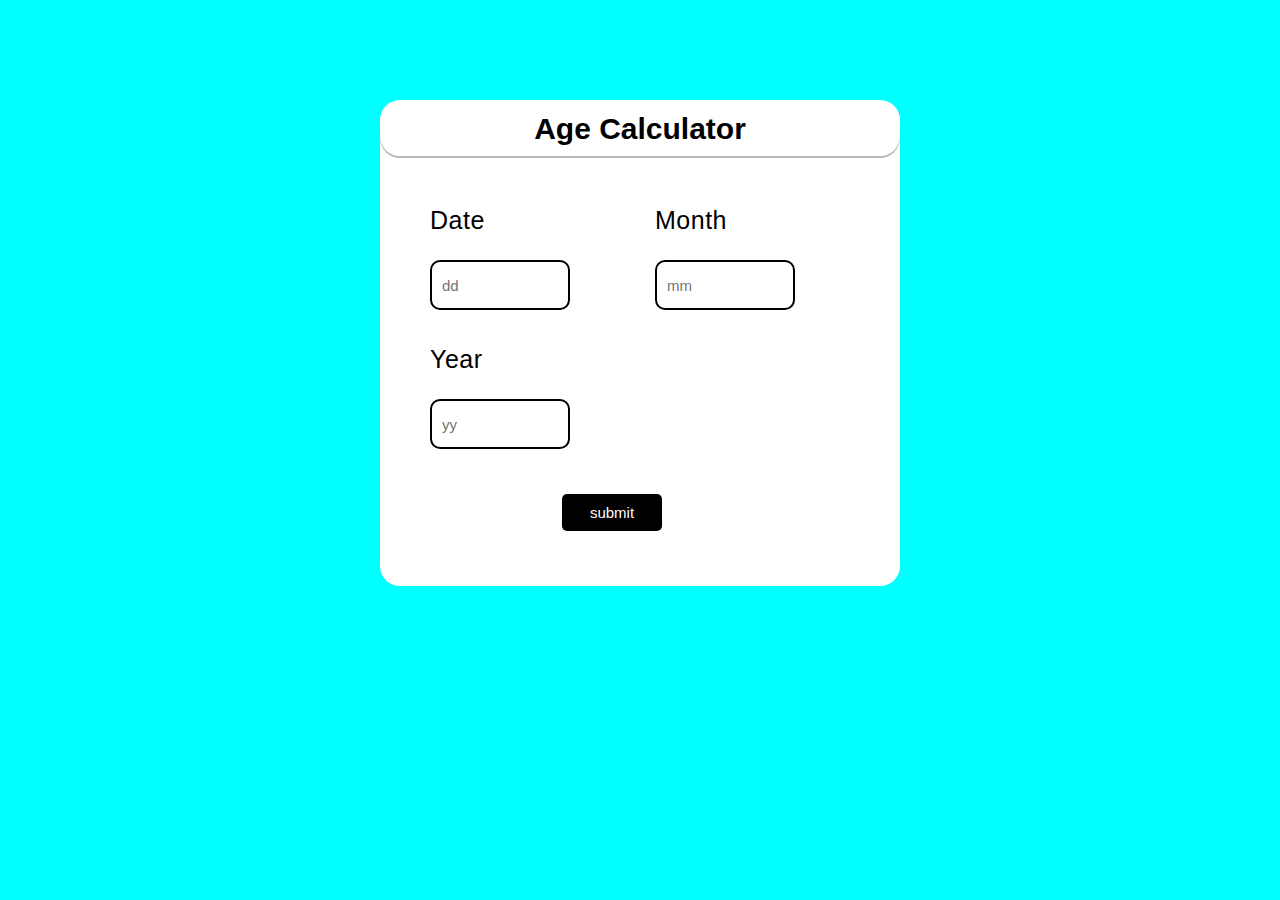
<file: Age calculator/index.html>
<!DOCTYPE html>
<html lang="en">
    <head>
        <meta charset="UTF-8">
        <meta name="viewport" content="width=device-width, initial-scale=1.0" >
        <meta http-equiv="X-UA-Compatible" content="ie=edge">
        <title>Age Calculator</title>
        <link rel="stylesheet" href="styling.css" >
    </head>
    <body>
        <div class="container">
            <form> 
                <div class="base">
                    <h1>Age Calculator</h1>
                <div class="block">
                    <p class="title">Date</p>
                    <input type="text" name="date" id="date" placeholder="dd" minlength="1" maxlength="2" required >
                </div>

                <div class="block">
                    <p class="title">Month</p>
                    <input type="text" name="Month" id="Month" placeholder="mm" minlength="1" maxlength="2" required >
                </div>

                <div class="block">
                    <p class="title">Year</p>
                    <input type="text" name="Year" id="Year" placeholder="yy" minlength="4" maxlength="4" required >
                </div>
                </div>
                <div class="base">
                    <input type="button" name="submit" value="submit" onclick="age()" />
                </div>
                <div class="age" id="age"></div>
            </form>
        </div>
        <script type="text/javaScript">

            let userInput = document.getElementById("date");
            userInput.max = new Date().toISOString().split("T")(0);
            function age() {
                let birthDate = new Date(userInput.value);
                
                var d1 = document.getElementById('date').value;
                var m1 = document.getElementById('month').value;
                var y1 = document.getElementById('year').value;

                var currentDate = new date();
                var d2 = currentDate.getDate();
                var m2 = 1 + currentDate.getMonth();
                var y2 = currentDate.getFullYear();
                var month = [31,28, 31, 30, 31, 30,31, 31,30,31,30,31];

                if(d1 > d2) {
                    d2 = d2 + month[m2 - 1];
                    m2 = m2 - 1;

                }
                if(m1 > m2) {
                    m2 = m2 + 12;
                    y2 = y2 - 1;
                }

                var d = d2 - d1;
                var m = m2 - m1;
                var y = y2 - y1;

                document.getElementById('age').innerHTML = 'Your age is' +y+ 'years'+m+'Months' +d+'Days';
}
        </script>
    </body>
</html>
</file>
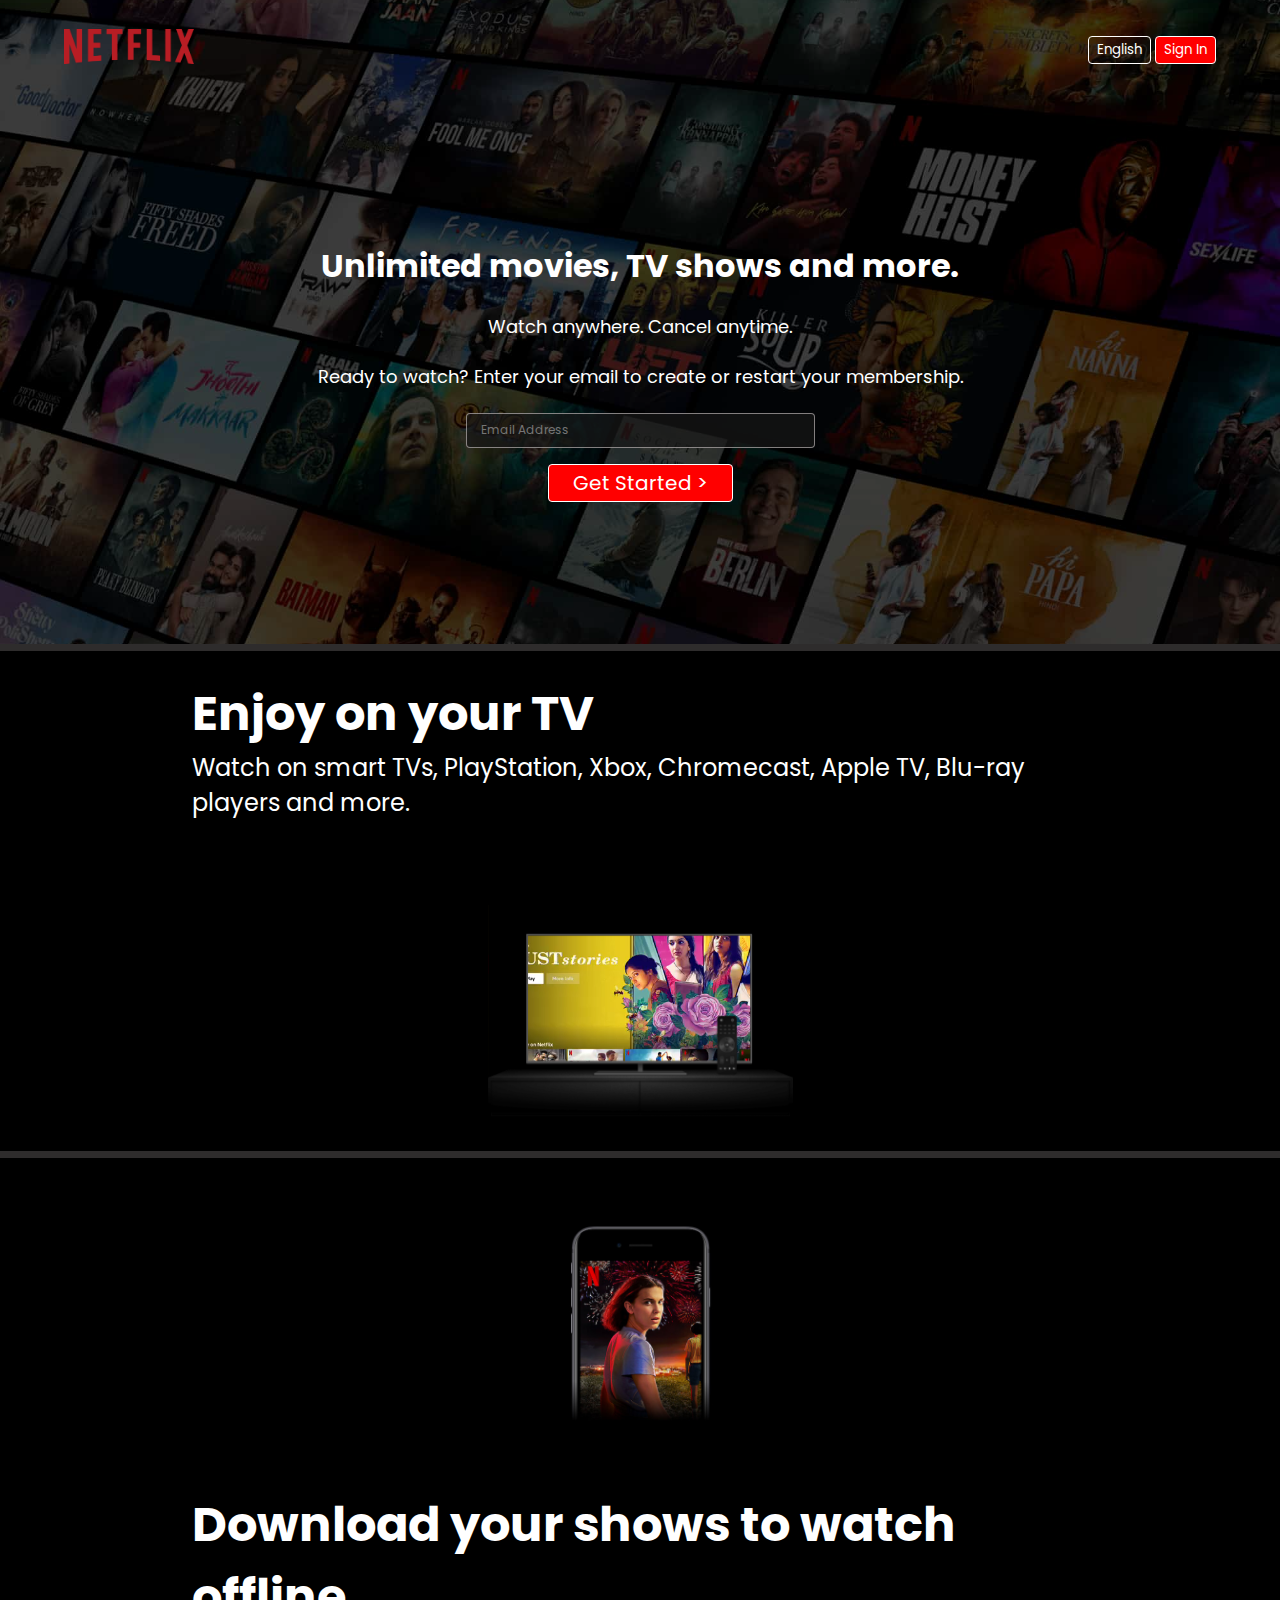
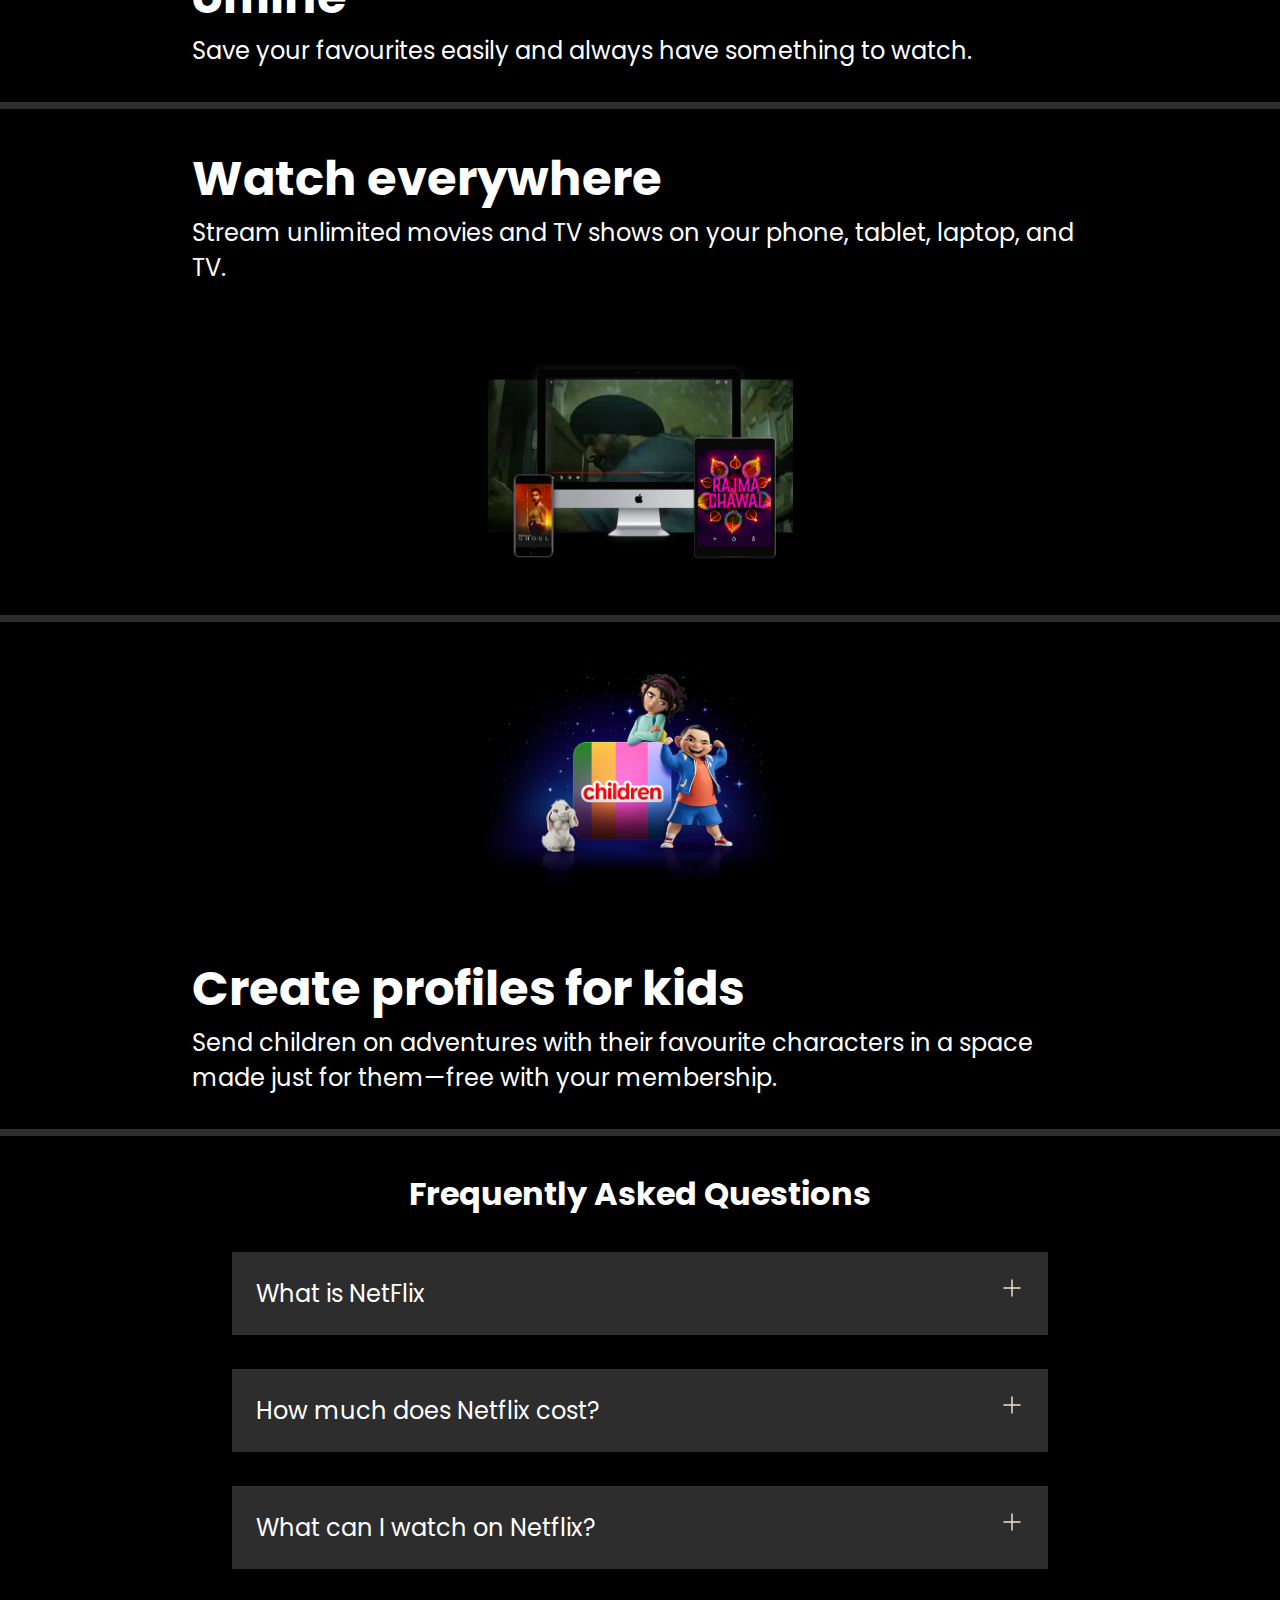
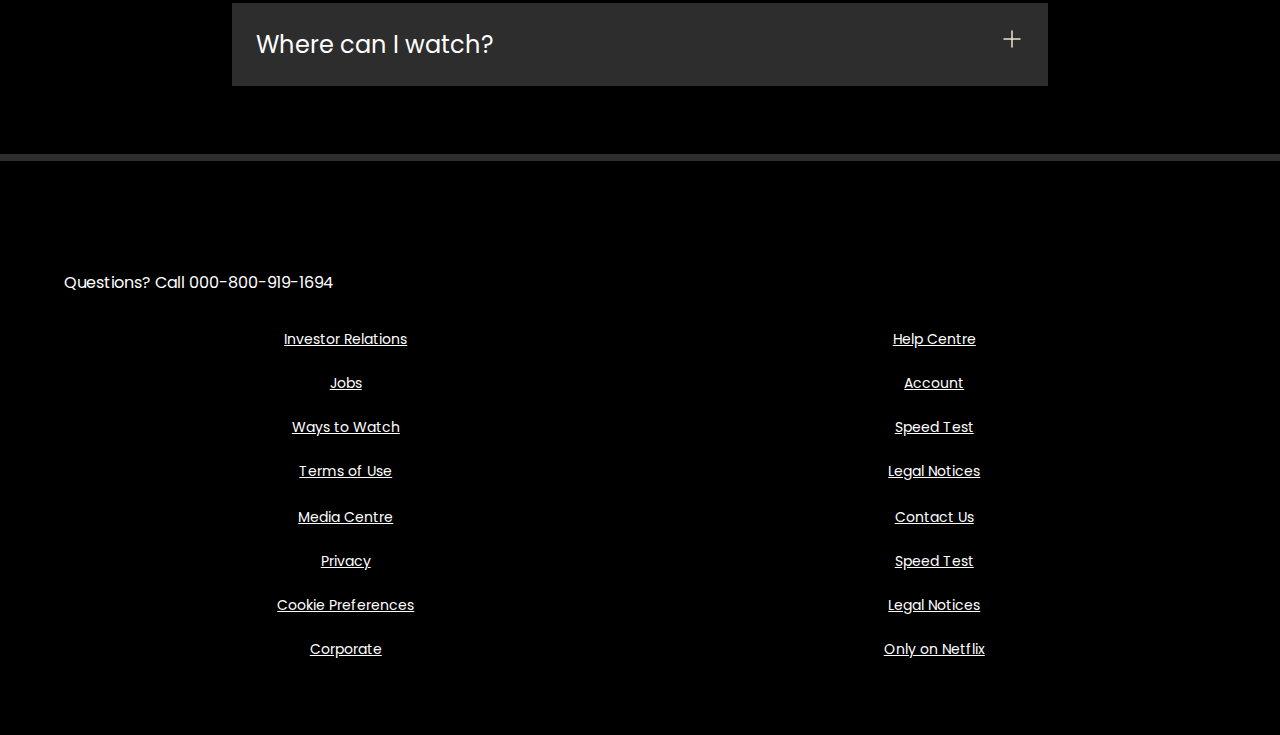
<file: Netflix/index.html>
<!DOCTYPE html>
<html lang="en">

<head>
    <meta charset="UTF-8">
    <meta name="viewport" content="width=device-width, initial-scale=1.0">
    <title>Netflix India – Watch TV Shows Online, Watch Movies Online</title>
    <link rel="stylesheet" href="style.css">
</head>

<body>

    <div class="main">
        <nav>
            <span><img width="53" src="images/Logo.png" alt=""></span>
            <div>
                <button class="btn">English</button>
                <button class="btn btn-red-sm">Sign In</button>
            </div>
        </nav>
        <div class="box">
        </div>
        <div class="hero">
            <span>
                Unlimited movies, TV shows and more.</span>
            <span>Watch anywhere. Cancel anytime.</span>
            <span>Ready to watch? Enter your email to create or restart your membership.</span>
            <div class="hero-buttons">
                <input type="text" placeholder="Email Address">
                <button class="btn btn-red">Get Started &gt;</button>
            </div>
        </div>

        <div class="separation"></div>

    </div>

    <section class="first">
        <div>
            <span>Enjoy on your TV</span>
            <span>Watch on smart TVs, PlayStation, Xbox, Chromecast, Apple TV, Blu-ray players and more.</span>
        </div>

        <div class="secImg">
            <img src="images/2.png" alt="">
            <video src="videos/V1.m4v"
                autoplay loop muted></video>
        </div>
    </section>
    <div class="separation"></div>

    <section class="first second">

        <div class="secImg">
            <img src="images/3.jpg" alt="">

        </div>
        <div>
            <span>Download your shows to watch offline</span>
            <span>Save your favourites easily and always have something to watch.</span>
        </div>
    </section>

    <div class="separation"></div>
    <section class="first third">
        <div>
            <span>Watch everywhere</span>
            <span>Stream unlimited movies and TV shows on your phone, tablet, laptop, and TV.</span>
        </div>

        <div class="secImg">
            <img src="images/4.png" alt="">
            <video src="videos/V2.m4v"
                autoplay loop muted></video>
        </div>
    </section>
    <div class="separation"></div>


    <section class="first second">

        <div class="secImg">
            <img src="images/5.png"
                alt="">

        </div>
        <div>
            <span>Create profiles for kids</span>
            <span>Send children on adventures with their favourite characters in a space made just for them—free with
                your membership.</span>
        </div>
    </section>

    <div class="separation"></div>

    <section class="faq">
        <h2>Frequently Asked Questions</h2>
        <div class="faqbox">
            <span>What is NetFlix</span>
            <svg width="24" height="24" viewBox="0 0 24 24" fill="white" xmlns="http://www.w3.org/2000/svg">
                <path d="M12 4V20" stroke="#141B34" stroke-width="1.5" stroke-linecap="round" stroke-linejoin="round" />
                <path d="M4 12H20" stroke="#141B34" stroke-width="1.5" stroke-linecap="round" stroke-linejoin="round" />
            </svg>

        </div>
        <div class="faqbox">
            <span>How much does Netflix cost?</span>
            <svg width="24" height="24" viewBox="0 0 24 24" fill="white" xmlns="http://www.w3.org/2000/svg">
                <path d="M12 4V20" stroke="#141B34" stroke-width="1.5" stroke-linecap="round" stroke-linejoin="round" />
                <path d="M4 12H20" stroke="#141B34" stroke-width="1.5" stroke-linecap="round" stroke-linejoin="round" />
            </svg>

        </div>
        <div class="faqbox">
            <span>What can I watch on Netflix?</span>
            <svg width="24" height="24" viewBox="0 0 24 24" fill="white" xmlns="http://www.w3.org/2000/svg">
                <path d="M12 4V20" stroke="#141B34" stroke-width="1.5" stroke-linecap="round" stroke-linejoin="round" />
                <path d="M4 12H20" stroke="#141B34" stroke-width="1.5" stroke-linecap="round" stroke-linejoin="round" />
            </svg>

        </div>
        <div class="faqbox">
            <span>Where can I watch?</span>
            <svg width="24" height="24" viewBox="0 0 24 24" fill="white" xmlns="http://www.w3.org/2000/svg">
                <path d="M12 4V20" stroke="#141B34" stroke-width="1.5" stroke-linecap="round" stroke-linejoin="round" />
                <path d="M4 12H20" stroke="#141B34" stroke-width="1.5" stroke-linecap="round" stroke-linejoin="round" />
            </svg>

        </div>
    </section>
    <div class="separation"></div>

    <footer>
        <div class="questions">
            Questions? Call 000-800-919-1694
        </div>
        <div class="footer">
            <div class="footer-item"> 
                <a href="faq">Investor Relations</a>
                <a href="faq">Jobs</a>
                <a href="faq">Ways to Watch</a>
                <a href="faq">Terms of Use</a>
            </div>

            <div class="footer-item"> 
                <a href="faq">Help Centre</a>
                <a href="faq">Account</a>
                <a href="faq">Speed Test</a>
                <a href="faq">Legal Notices</a>
            </div>
            <div class="footer-item">
                <a href="faq">Media Centre</a>
                <a href="faq">Privacy</a>
                <a href="faq">Cookie Preferences</a> 
                <a href="faq">Corporate</a>
            </div>

            <div class="footer-item">
                <a href="faq">Contact Us</a>
                <a href="faq">Speed Test</a> 
                <a href="faq">Legal Notices</a> 
                <a href="faq">Only on Netflix</a>
            </div>
        </div>
    </footer>
</body>

</html>
</file>
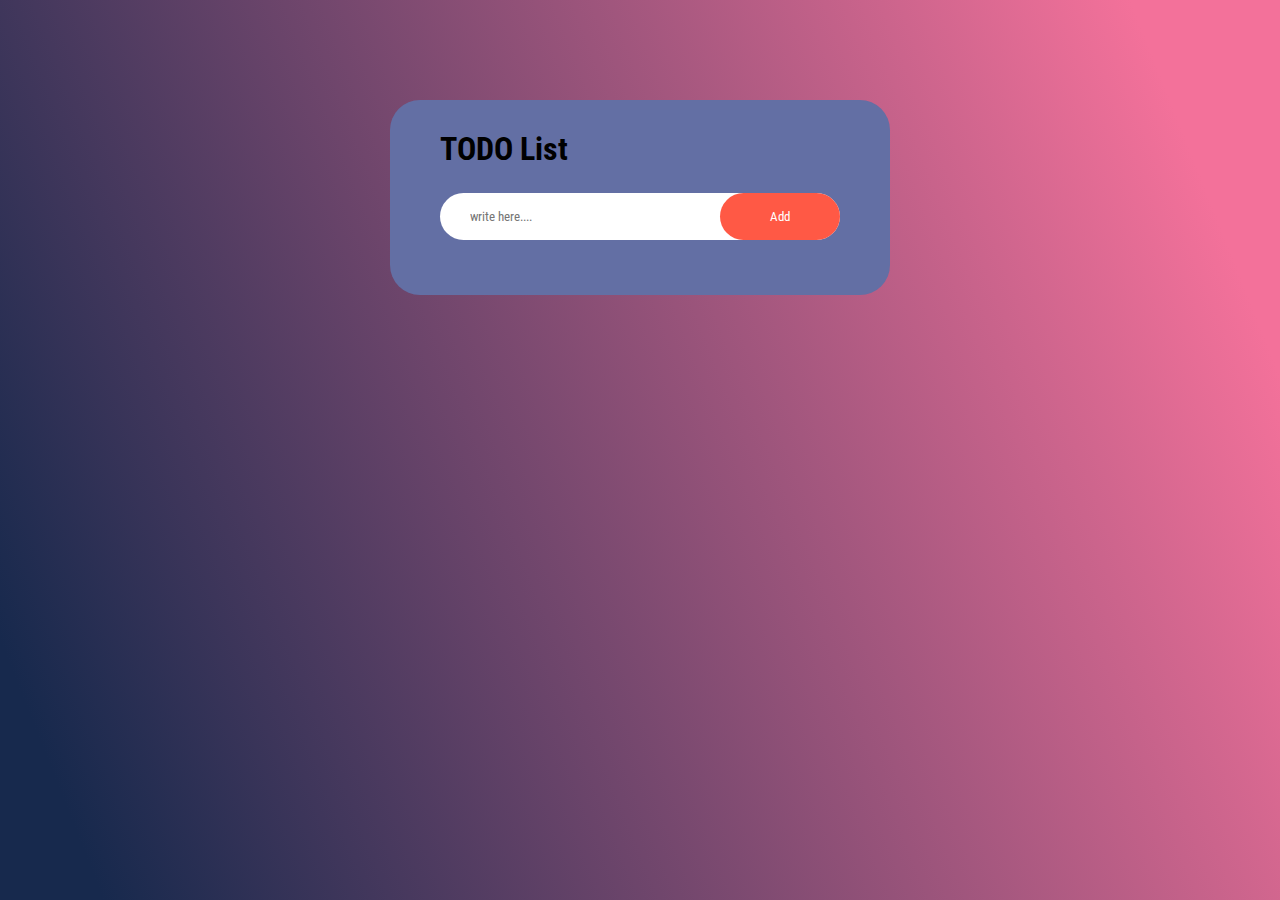
<file: todolist/index.html>
<!DOCTYPE html>
<html lang = "en">
    <head>
        <meta charset="UTF-8">
        <meta http-equiv="X-UA-Compatible" content="IE=edge">
        <meta name="viewport" content="width=device-width, initial-scale=1.0">
        <title>TODO</title>
        <link href="https://fonts.googleapis.com/icon?family=Material+Icons" rel="stylesheet">
        <link rel="stylesheet" href="design.css">
        <link rel="preconnect" href="https://fonts.googleapis.com">
<link rel="preconnect" href="https://fonts.gstatic.com" crossorigin>
<link href="https://fonts.googleapis.com/css2?family=Roboto+Condensed:ital@1&display=swap" rel="stylesheet">
    </head>
    <body>
        <div class="container">
            <div class="box">
                <h1>TODO List</h1>
                <div class="row">
                    <input type="text" placeholder="write here...." id="input-box">
                    <button onclick="addTask()">Add</button>
                </div>
                <ul id="list-container">
                   <!-- <li class="checked">Task 1</li>
                    <li>Task 1</li>
                    <li>Task 1</li> -->
                </ul>
            </div>
        </div>
        <script src="design.js"></script>
    </body>
</html>
</file>
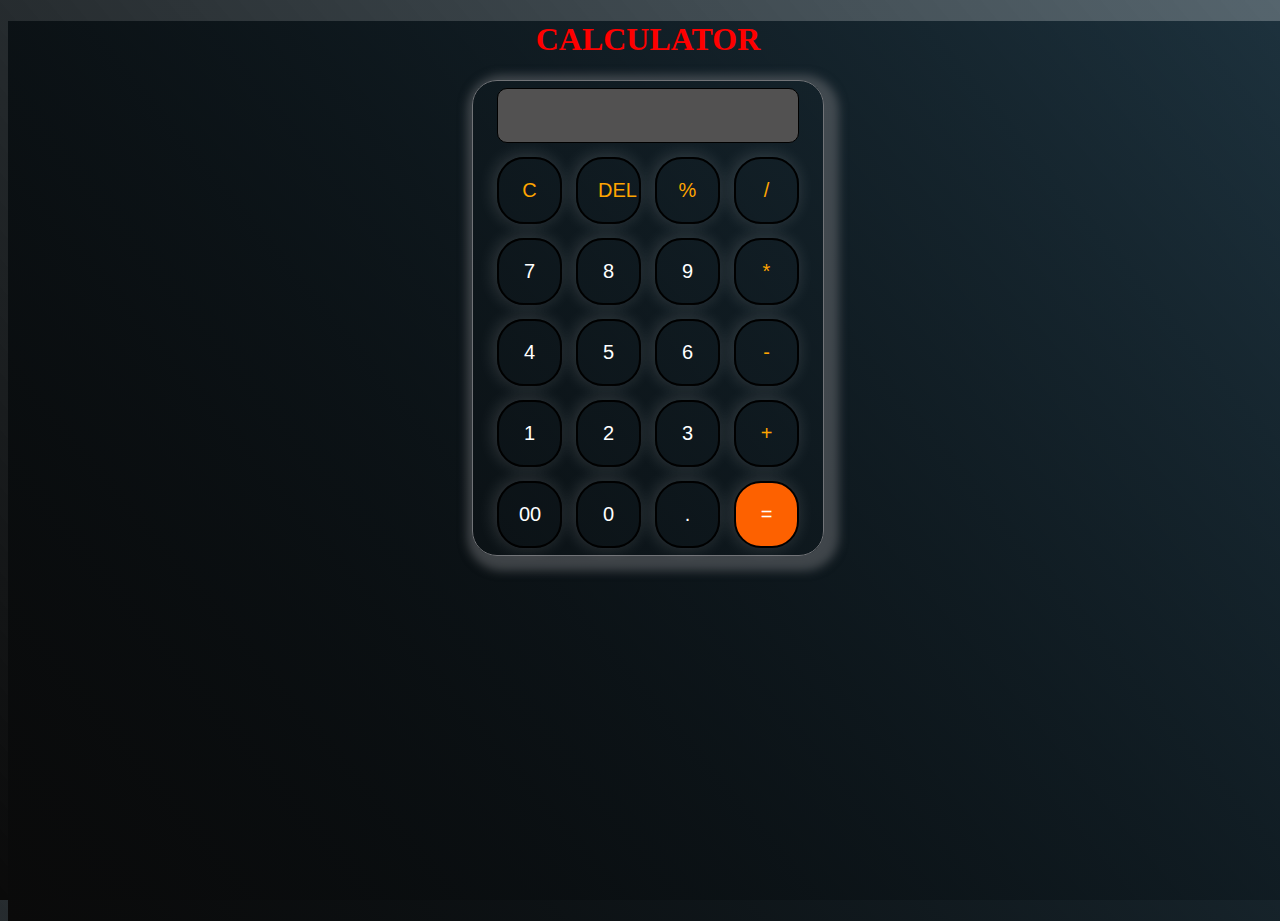
<file: calculator/calculator.html>
<!DOCTYPE html>
<html>
    <head>
        <meta charset="utf-8">
        <meta name="viewport" content="width=device-width">
        <title>calculator</title>
        <link href="ss1.css" rel="stylesheet" type="text/css" />
        <link href="us1.css" rel="stylesheet" type="text/css" />
        

    </head>
    <body>
        <h1 class="text-center">CALCULATOR</h1>
        <div class="container flex flex-col items-center mx-auto m-w-20">
            <div class="row">
                <input class="input" type="text" />
            </div>
            <div class="row">
                <button class="button operator">C</button>
                <button class="button operator">DEL</button>
                <button class="button operator">%</button>
                <button class="button operator">/</button>
            </div>
            <div class="row">
                <button class="button">7</button>
                <button class="button">8</button>
                <button class="button">9</button>
                <button class="button operator">*</button>
            </div>
            <div class="row">
                <button class="button">4</button>
                <button class="button">5</button>
                <button class="button">6</button>
                <button class="button operator">-</button>
            </div>
            <div class="row">
                <button class="button">1</button>
                <button class="button">2</button>
                <button class="button">3</button>
                <button class="button operator">+</button>
            </div>
            <div class="row">
                <button class="button">00</button>
                <button class="button">0</button>
                <button class="button">.</button>
                <button class="button equalbtn">=</button>
            </div>
        </div>
    <script src="calculator script.js"></script>
    </body>
</html>
</file>
<file: Age calculator/styling.css>
* {
    box-sizing: border-box;
}

body {
    background-color: aqua;
    font-family: sans-serif;
    margin: 0;
    padding: 0;
}

.container {
    background-color: white;
    min-height: 100px;
    width: 520px;
    margin: 100px auto;
    border-radius: 5px;
    height: auto;
    border-radius: 20px;
}

.base {
    width: 100%;
    margin: 0;
    overflow: hidden;
    display: block;
    float: none; 
}

.base h1 {
    font-size: 30px;
    text-align: center;
    font-family: sans-serif;
    margin-top: 2px;
    box-shadow: 0px 2px rgb(186, 185, 185);
    font-weight: bold;
    background: white;
    padding: 10px;
    border-radius: 20px;
}

.block {
    width: 200px;
    padding: 5px 25px;
    margin-left: 25px;
    display: inline-block;
    float: left;
}

.title {
    font-size: 25px;
    text-align: left;
    font-weight: normal;
    letter-spacing: 0.5px;
    word-spacing: 2.5px;
}

input[type=text] {
    width: 140px;
    margin: auto;
    outline: none;
    min-height: 50px;
    border: 2px solid black;
    border-radius: 10px;
    font-size: 15px;
    padding: 10px;
}

input[type=text]:focus {
    background: #ffffff;
    border: 2px solid red;
}

input[type=button] {
    width: 100px;
    margin-left: 35%;
    margin-top: 40px;
    outline: none;
    border: none;
    border-radius: 5px;
    background-color: black;
    color: white;
    padding: 10px 15px;
    font-size: 15px;
} 

input[type=button]:hover {
    background-color: grey;
    cursor: pointer;

}

.age {
    display: block;
    margin: 10px;
    margin-top: 35px;
    padding-bottom: 15px;
    overflow: hidden;
    font-family: sans-serif;
    font-size: 15px;
    font-weight: normal;
    line-height: 1.5;
    word-spacing: 2.7px;
    color: navy;
    padding: 10px;
}
</file>
<file: Netflix/style.css>
@import url('https://fonts.googleapis.com/css2?family=Martel+Sans:wght@600&family=Poppins:wght@300;400;700&display=swap');

* {
    padding: 0;
    margin: 0;
    font-family: 'Poppins', sans-serif;
}

body {
    background-color: black;
}

.main {
    background-image: url("images/1.jpg");
    background-position: center center;
    background-size: max(1200px, 100vw);
    background-repeat: no-repeat;
    height: 644px;
    position: relative;
}

.main .box {
    height: 644px;
    width: 100%;
    opacity: 0.69;
    position: absolute;
    top: 0;
    background-color: black;
}

nav {
    max-width: 60vw;
    justify-content: space-between;
    margin: auto;
    display: flex;
    align-items: center;
    height: 100px;
}

nav img {
    color: red;
    width: 130px;
    position: relative;
    z-index: 10;
}

nav button {
    position: relative;
    z-index: 10;
}

.hero {
    font-family: 'Martel Sans', sans-serif;
    height: calc(100% - 100px);
    display: flex;
    align-items: center;
    justify-content: center;
    flex-direction: column;
    color: white;
    position: relative;
    gap: 23px;
    padding: 0 30px;
}

.hero> :nth-child(1) {
    font-family: 'Poppins', sans-serif;
    font-weight: bolder;
    font-size: 48px;
    text-align: center;
}

.hero> :nth-child(2) {
    font-weight: 400;
    font-size: 24px;
    text-align: center;
}

.hero> :nth-child(3) {
    font-weight: 400;
    font-size: 20px;
    text-align: center;
}

.separation {
    height: 7px;
    background-color: rgb(46, 44, 44);
    position: relative;
    z-index: 20;
}

.btn {
    padding: 3px 8px;
    font-weight: 400;
    color: white;
    background-color: rgba(248, 243, 243, 0.021);
    border-radius: 4px;
    border: 1px solid white;
    cursor: pointer;

}

.btn-red {
    background-color: red;
    color: white;
    padding: 3px 24px;
    font-size: 20px;
    border-radius: 4px;
    font-weight: 400;
}

.btn-red-sm {
    background-color: red;
    color: white;
}

.hero-buttons {
    display: flex;
    align-items: center;
    justify-content: center;
    gap: 16px;
}

.main input {
    padding: 7px 101px 8px 14px;
    color: white;
    font-size: 12px;
    border-radius: 4px;
    background-color: rgba(23, 23, 23, 0.7);
    border: 1px solid rgba(246, 238, 238, 0.5);
}

.first {
    display: flex;
    justify-content: center;
    max-width: 70vw;
    margin: auto;
    color: white;
    justify-content: center;
    align-items: center;
}



.secImg {
    position: relative;
}

.secImg img {
    width: 555px;
    position: relative;
    z-index: 10;
}

.secImg video {
    position: absolute;
    top: 51px;
    right: 0;
    width: 555px;
}

section.first>div {
    display: flex;
    flex-direction: column;
    padding: 34px 0;
}

section.first>div :nth-child(1) {
    font-size: 48px;
    font-weight: bolder;
}


section.first>div :nth-child(2) {
    font-size: 24px;

}


.faq h2 {
    text-align: center;
    font-size: 48px;
}

.faq {
    background: black;
    color: white;
    padding: 34px;
}

.faqbox:hover {
    background-color: #414141;
    color: white;
}

.faqbox svg {
    filter: invert(1);
}

.faqbox {
    transition: all 1s ease-out;
    font-size: 24px;
    display: flex;
    justify-content: space-between;
    background-color: #2d2d2d;
    padding: 24px;
    max-width: 60vw;
    margin: 34px auto;
    cursor: pointer;
}

footer {
    color: white;
    max-width: 60vw;
    margin: auto;
    padding: 60px;
}

footer .questions {
    padding: 34px 0;
}


.footer {
    display: grid;
    grid-template-columns: 1fr 1fr 1fr 1fr;
    color: white;
}



@media screen and (max-width: 1300px) {

    nav{
        max-width: 90vw;
    }

    .first {
        flex-wrap: wrap;
    }

    .secImg img {
        width: 305px;
    }

    .secImg video {
        width: 305px;
    }

    .hero> :nth-child(1) {
        font-size: 32px;
    }

    .hero> :nth-child(2) {
        font-size: 18px;
    }

    .hero> :nth-child(3) {
        font-size: 18px;
    }

    .hero-buttons {
        display: flex;
        flex-direction: column;
        align-items: center;
        justify-content: center;
        gap: 16px;
    }

    .faq h2 {
        text-align: center;
        font-size: 32px;
    }

    footer {
        max-width: 90vw;
        padding: 75px 0;
    }

    .footer-item{
        align-items: center;
    }
 

}



@media screen and (max-width: 1300px) {

    .footer {
        display: grid;
        grid-template-columns: 1fr 1fr;
        gap: 25px;
    }
}


.footer a {
    font-size: 14px;
    color: white;
}

.footer-item {
    display: flex;
    flex-direction: column;
    gap: 23px;
}
</file>
<file: todolist/design.css>
* {
    margin: 0;
    padding: 0;
    box-sizing: border-box;
    font-family: 'Roboto Condensed', sans-serif;
}

body {
    display: flex;
    justify-content: center;
    align-items: top;
    min-height: 100vh;
    background: linear-gradient(68.3deg, rgb(23, 41, 77) 6.3%, rgb(243, 113, 154) 90.9%);
}

.box {
    width: 500px;
    margin: 100px auto 20px;
    border-radius: 30px;
    padding: 30px 50px;
    background: #636FA4;
    box-shadow: 25px 25px 75px rgba(0,0,0,0.25), 10px 10px 70;
}

.row {
    display: flex;
    align-items: center;
    justify-content: space-between;
    background: white;
    border-radius: 30px;
    padding-left: 20px;
    margin-bottom: 25px;
    margin-top: 25px;
}

input {
    flex: 1;
    border: none;
    outline: none;
    background: transparent;
    padding: 10px;
    font-weight: 14px;
}

button {
    border: none;
    outline: none;
    padding: 16px 50px;
    background: #ff5945;
    color: #fff;
    cursor: pointer;
    border-radius: 40px;
}

ul li {
    list-style: none;
    font-size: 20px;
    padding: 15px 8px 15px 50px;
    user-select: none;
    cursor: pointer;
    position: relative;
}

ul li::before {
    content: '';
    position: absolute;
    height: 30px;
    width: 30px;
    border-radius: 50%;
    background-image: url(unchecked.png);
    background-size: cover;
    background-position: ceinter;
    top: 13px;
    left: 8px;
}

ul li.checked {
    color: #ff5945;
    text-decoration: line-through;
}

ul li.checked::before {
    background-image: url(checked.png);
}

ul li span {
    position: absolute;
    right: 0;
    top: 5px;
    width: 40px;
    height: 40px;
    font-size: 25px;
    color: #555;
    line-height: 40px;
    text-align: center;
    border-radius: 50%;
}

ul li span:hover {
    background: #edeef0;
}
</file>
<file: calculator/ss1.css>
@import url('https://fonts.googleapis.com/css2?family=Oswald&family=Poppins&family=Roboto+Condensed:wght@700&display=swap');

html, body {
    height: 100%;
    width: 100%;
    background: linear-gradient(50deg, #0a0a0a, rgba(1, 24, 37, 0.667));
}

.button {
    padding: 20px;
    width: 65px;
    margin: 0 5px;
    border: 2px solid black;
    border-radius: 27px;
    background: transparent;
    color: #ffffff;
    font-size: 20px;
    box-shadow: -2px -1px 18px rgba(255, 255, 255, 0.166);
    cursor: pointer;
}

.row {
    margin: 7px 0;
}

.row input {
    background: rgb(82, 81, 81);
    width: 300px;
    font-size: 20px;
    margin: 0;
    padding: 15px 0px;
    border: 1px solid black;
    border-radius: 10px;
}

.container {
    border: 1px solid #717377;
    width: 350px;
    border-radius: 25px;
    box-shadow: 5px 5px 10px 10px rgba(113, 115, 119, 0.5);
}

.equalbtn {
    background: rgb(253, 97, 0);
}
 
.operator {
    color: orange;
}
</file>
<file: calculator/us1.css>
.text-center {
    text-align: center;
    color: red;
}

.bg-red {
    background-color: red;
}

.mx-auto{
    margin: auto;
}

.flex {
    display: flex;
}

.flex-col {
    flex-direction: column;
}

.items-center {
    align-items: center;
}
</file>
